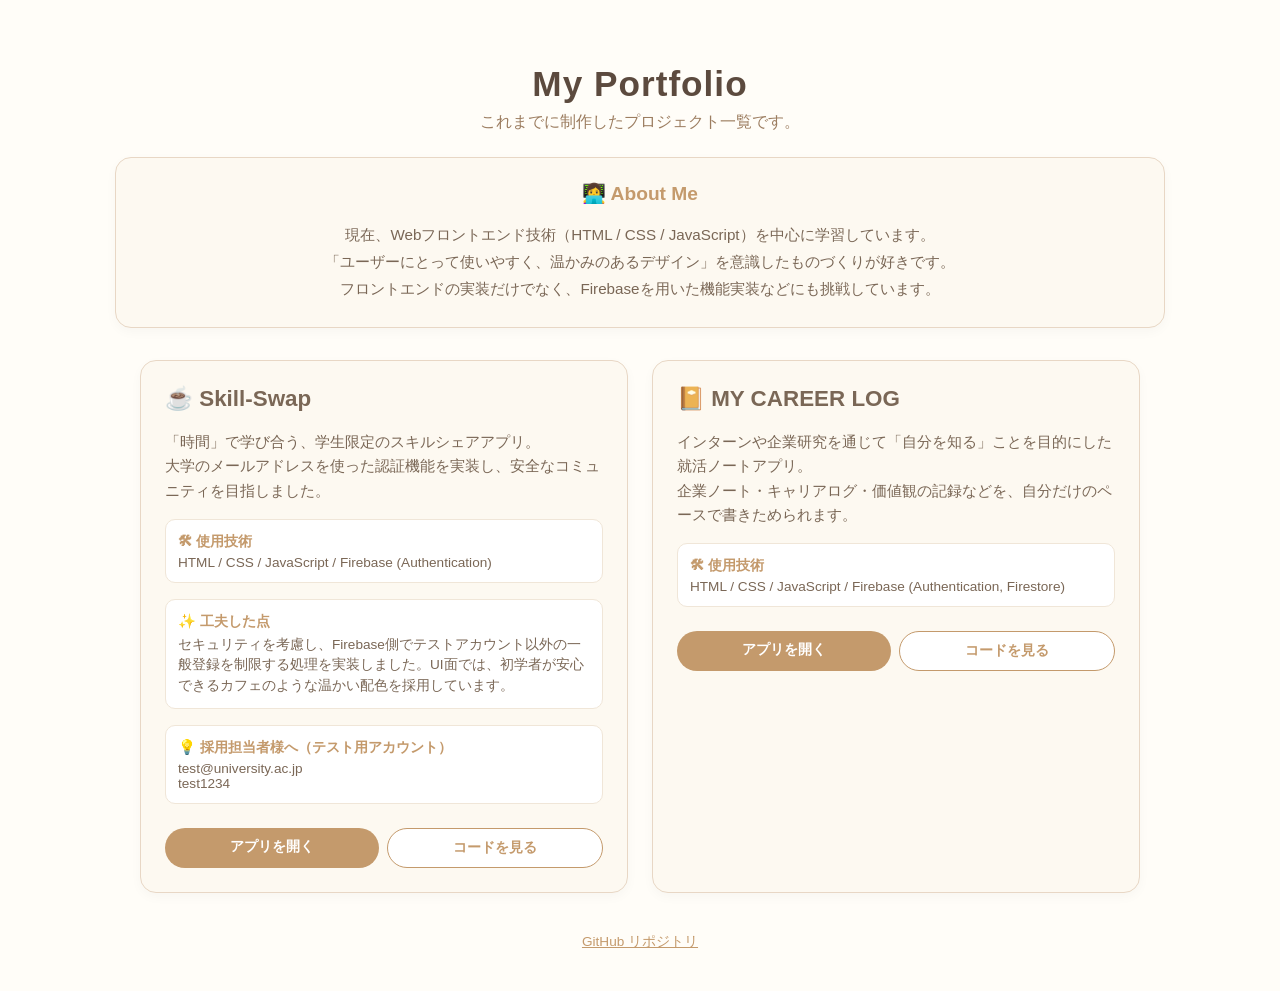
<file: index.html>
<!DOCTYPE html>
<html lang="ja">
<head>
  <meta charset="UTF-8" />
  <meta name="viewport" content="width=device-width, initial-scale=1.0" />
  <title>My Portfolio | amane0905</title>
  <meta name="description" content="HTML / CSS / JavaScript と Firebase で制作したWebアプリのポートフォリオです。" />
</head>
<body style="margin: 0; padding: 40px 16px; background-color: #FFFDF8; font-family: 'Hiragino Sans', 'Noto Sans JP', sans-serif;">

<!-- ▼ ヘッダー部分 ▼ -->
  <header style="text-align: center; margin-bottom: 24px;">
    <h1 style="font-size: 2.2rem; margin-bottom: 8px; color: #5C4A3E; letter-spacing: 1px;">My Portfolio</h1>
    <p style="font-size: 1rem; color: #9C7D60; margin: 0;">これまでに制作したプロジェクト一覧です。</p>
  </header>

  <!-- ▼ プロフィール（About Me） ▼ -->
  <div style="max-width: 1000px; margin: 0 auto 32px; background-color: #FDF9F1; border: 1.5px solid #E8D7C5; border-radius: 16px; padding: 24px; box-shadow: 0 4px 12px rgba(0,0,0,0.03); text-align: center;">
    <h2 style="color: #C49A6C; margin-top: 0; font-size: 1.2rem;">👩‍💻 About Me</h2>
    <p style="color: #7A6756; font-size: 0.95rem; line-height: 1.8; margin-bottom: 0;">
      現在、Webフロントエンド技術（HTML / CSS / JavaScript）を中心に学習しています。<br>
      「ユーザーにとって使いやすく、温かみのあるデザイン」を意識したものづくりが好きです。<br>
      フロントエンドの実装だけでなく、Firebaseを用いた機能実装などにも挑戦しています。
    </p>
  </div>

  <!-- ▼ 作品一覧（グリッド） ▼ -->
  <main style="display: grid; grid-template-columns: repeat(auto-fit, minmax(320px, 1fr)); gap: 24px; max-width: 1000px; margin: 0 auto;">

    <!-- 1つ目の作品：Skill-Swap -->
    <div style="background-color: #FDF9F1; border: 1.5px solid #E8D7C5; border-radius: 16px; padding: 24px; box-shadow: 0 4px 12px rgba(0,0,0,0.03);">
      <h2 style="color: #7A6756; margin-top: 0; font-size: 1.4rem;">☕ Skill-Swap</h2>
      <p style="color: #7A6756; font-size: 0.95rem; line-height: 1.6;">
        「時間」で学び合う、学生限定のスキルシェアアプリ。<br>
        大学のメールアドレスを使った認証機能を実装し、安全なコミュニティを目指しました。
      </p>

      <div style="background-color: #fff; border-radius: 10px; padding: 12px; margin: 16px 0; border: 1px solid #F0E6D8;">
        <strong style="color: #C49A6C; font-size: 0.9rem;">🛠 使用技術</strong>
        <p style="color: #7A6756; font-size: 0.85rem; margin: 4px 0 0;">HTML / CSS / JavaScript / Firebase (Authentication)</p>
      </div>

      <!-- 新しく追加した「工夫した点」 -->
      <div style="background-color: #fff; border-radius: 10px; padding: 12px; margin: 16px 0; border: 1px solid #F0E6D8;">
        <strong style="color: #C49A6C; font-size: 0.9rem;">✨ 工夫した点</strong>
        <p style="color: #7A6756; font-size: 0.85rem; line-height: 1.5; margin: 4px 0 0;">
          セキュリティを考慮し、Firebase側でテストアカウント以外の一般登録を制限する処理を実装しました。UI面では、初学者が安心できるカフェのような温かい配色を採用しています。
        </p>
      </div>

      <div style="background-color: #fff; border-radius: 10px; padding: 12px; margin: 16px 0; border: 1px solid #F0E6D8;">
        <strong style="color: #C49A6C; font-size: 0.9rem;">💡 採用担当者様へ（テスト用アカウント）</strong>
        <p style="color: #7A6756; font-size: 0.85rem; margin: 4px 0 0;">
          test@university.ac.jp<br>
          test1234
        </p>
      </div>

      <div style="display: flex; gap: 8px; margin-top: 24px; flex-wrap: wrap;">
        <a href="./Skill_Swap/index.html" style="background-color: #C49A6C; color: #fff; text-decoration: none; padding: 10px 16px; border-radius: 24px; font-size: 0.85rem; font-weight: bold; text-align: center; flex: 1;">アプリを開く</a>
        <a href="https://github.com/amane0905/my-portfolio/tree/main/Skill_Swap" style="background-color: #fff; color: #C49A6C; border: 1.5px solid #C49A6C; text-decoration: none; padding: 10px 16px; border-radius: 24px; font-size: 0.85rem; font-weight: bold; text-align: center; flex: 1;">コードを見る</a>
      </div>
    </div>
        <!-- 2つ目の作品：MY CAREER LOG -->
    <div style="background-color: #FDF9F1; border: 1.5px solid #E8D7C5; border-radius: 16px; padding: 24px; box-shadow: 0 4px 12px rgba(0,0,0,0.03);">
      <h2 style="color: #7A6756; margin-top: 0; font-size: 1.4rem;">📔 MY CAREER LOG</h2>
      <p style="color: #7A6756; font-size: 0.95rem; line-height: 1.6;">
        インターンや企業研究を通じて「自分を知る」ことを目的にした就活ノートアプリ。<br>
        企業ノート・キャリアログ・価値観の記録などを、自分だけのペースで書きためられます。
      </p>

      <div style="background-color: #fff; border-radius: 10px; padding: 12px; margin: 16px 0; border: 1px solid #F0E6D8;">
        <strong style="color: #C49A6C; font-size: 0.9rem;">🛠 使用技術</strong>
        <p style="color: #7A6756; font-size: 0.85rem; margin: 4px 0 0;">HTML / CSS / JavaScript / Firebase (Authentication, Firestore)</p>
      </div>

      <div style="display: flex; gap: 8px; margin-top: 24px; flex-wrap: wrap;">
        <a href="./My_Careel_Log/index.html" style="background-color: #C49A6C; color: #fff; text-decoration: none; padding: 10px 16px; border-radius: 24px; font-size: 0.85rem; font-weight: bold; text-align: center; flex: 1;">アプリを開く</a>
        <a href="https://github.com/amane0905/my-portfolio/tree/main/My_Careel_Log" style="background-color: #fff; color: #C49A6C; border: 1.5px solid #C49A6C; text-decoration: none; padding: 10px 16px; border-radius: 24px; font-size: 0.85rem; font-weight: bold; text-align: center; flex: 1;">コードを見る</a>
      </div>
    </div>
  </main>

  <footer style="text-align: center; margin-top: 40px; color: #9C7D60; font-size: 0.85rem;">
    <a href="https://github.com/amane0905/my-portfolio" style="color: #C49A6C;">GitHub リポジトリ</a>
  </footer>

</body>
</html>
</file>
